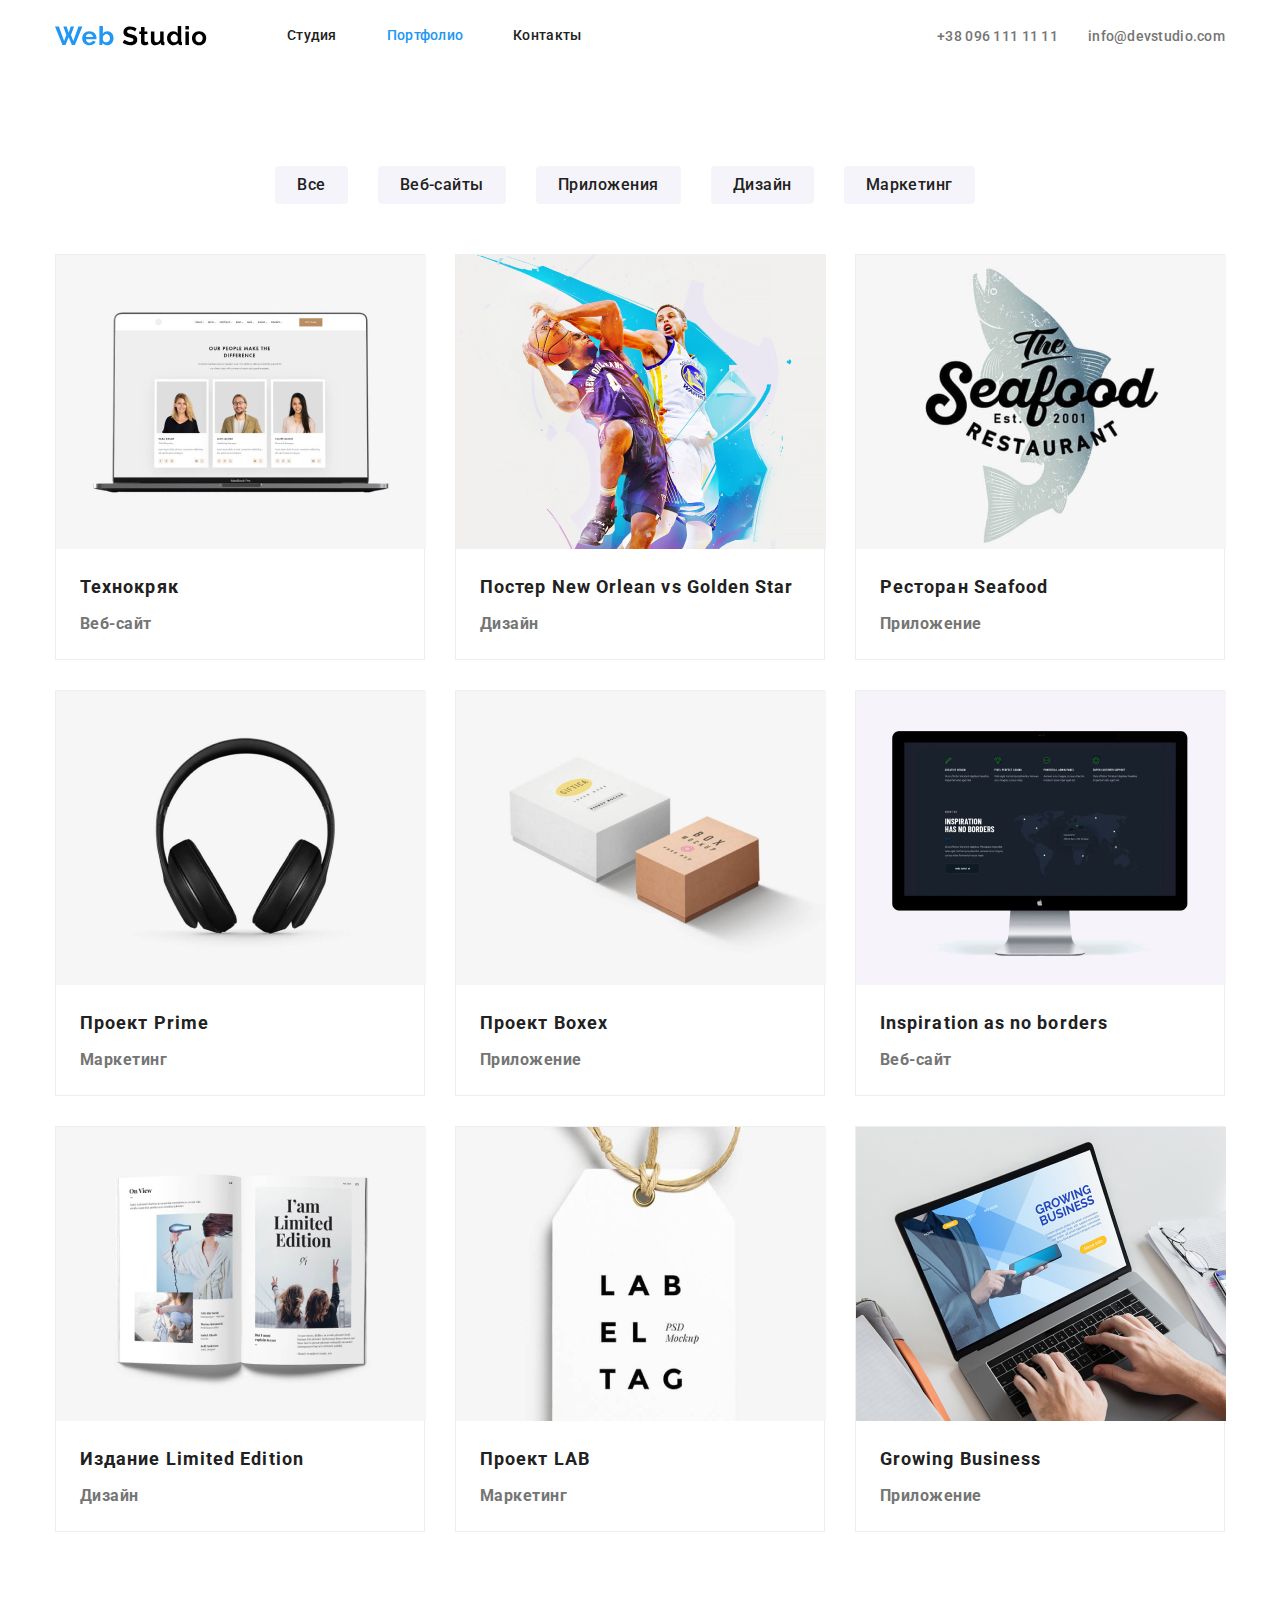
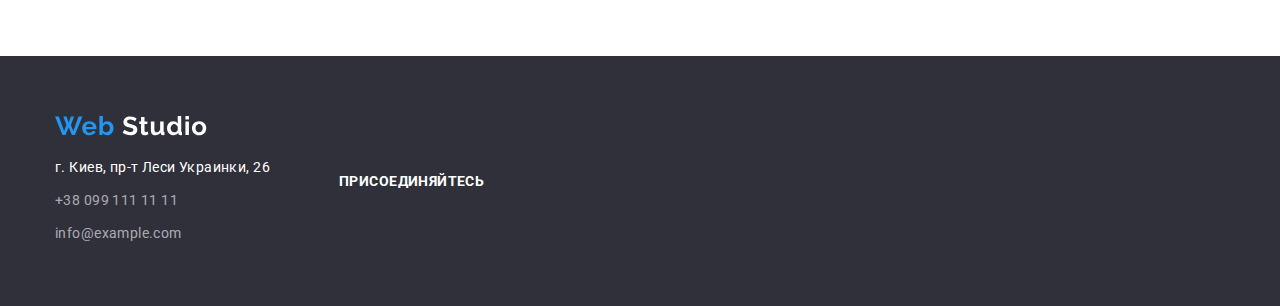
<file: portfolio.html>
<!DOCTYPE html>
<html lang="ru">
  <head>
    <meta charset="UTF-8" />
    <meta name="viewport" content="width=device-width, initial-scale=1.0" />
    <link
      href="https://fonts.googleapis.com/css2?family=Raleway:wght@700&family=Roboto:wght@500;700&display=swap"
      rel="stylesheet"
    />
    <link rel="stylesheet" href =./css/normalize.css />
    <link rel="stylesheet" href="./css/style.css" />
    <title>Document</title>
  </head>
  <body>
    <header class="page-header">
      <div class="container flexbox">
        <nav class="navigation">
          <a href="./" class="logo"
            ><img src="./images/logo/logo.svg" alt="Логотип"
          /></a>

          <ul class="list menu-list">
            <li class="list-item">
              <a href="./index.html" class="link-item">Студия</a>
            </li>
            <li class="list-item">
              <a href="./portfolio.html" class="link-item active">Портфолио</a>
            </li>
            <li class="list-item">
              <a href="#" class="link-item">Контакты</a>
            </li>
          </ul>
        </nav>

        <a href="tel:+380961111111" class="contacts">+38 096 111 11 11</a>
        <a href="mailto:info@devstudio.com" class="contacts"
          >info@devstudio.com</a
        >
      </div>
    </header>
    <main>
      <section class="section-container">
        <div class="container">
          <h1 class="port-title" hidden>Обзор вкладок</h1>
          <ul class="list btn-menu">
            <li class="btn-item">
              <button class="btn" type="button">Все</button>
            </li>
            <li class="btn-item">
              <button class="btn" type="button">Веб-сайты</button>
            </li>
            <li class="btn-item">
              <button class="btn" type="button">Приложения</button>
            </li>
            <li class="btn-item">
              <button class="btn" type="button">Дизайн</button>
            </li>
            <li class="btn-item">
              <button class="btn" type="button">Маркетинг</button>
            </li>
          </ul>
        </div>
        <div class="container">
          <ul class="list list-work">
            <li class="item-portfolio">
              <a href="#" class="port-title"
                ><img
                  src="./images/links/notebook.jpg"
                  alt="Технокряк"
                  width="370"
                  class="d-block"
                />
                <p hidden class="p-description">
                  Технокряк это современная <br />
                  площадка распространения <br />
                  коронавируса. Компании <br />
                  используют эту платформу для <br />
                  цифрового шпионажа и атак на <br />
                  защищенные сервера конкурентов.
                </p>

                <h2 class="port-title">Технокряк</h2>
                <p class="p-sections">Веб-сайт</p>
              </a>
            </li>

            <li class="item-portfolio">
              <a href="#" class="port-title">
                <img
                  class="d-block"
                  src="./images/links/poster.jpg"
                  alt="Постер New Orlean"
                  width="370"
                />
                <p hidden class="p-description">
                  Технокряк это современная <br />
                  площадка распространения <br />
                  коронавируса. Компании <br />
                  используют эту платформу для <br />
                  цифрового шпионажа и атак на <br />
                  защищенные сервера конкурентов.
                </p>

                <h2 class="port-title">Постер New Orlean vs Golden Star</h2>
                <p class="p-sections">Дизайн</p>
              </a>
            </li>

            <li class="item-portfolio">
              <a href="#" class="port-title">
                <img
                  class="d-block"
                  src="./images/links/seafood.jpg"
                  alt="Ресторан Seafood"
                  width="370"
                />
                <p hidden class="p-description">
                  Технокряк это современная <br />
                  площадка распространения <br />
                  коронавируса. Компании <br />
                  используют эту платформу для <br />
                  цифрового шпионажа и атак на <br />
                  защищенные сервера конкурентов.
                </p>

                <h2 class="port-title">Ресторан Seafood</h2>
                <p class="p-sections">Приложение</p>
              </a>
            </li>

            <li class="item-portfolio">
              <a href="#" class="port-title">
                <img
                  class="d-block"
                  src="./images/links/headphone.jpg"
                  alt="Проект Prime"
                  width="370"
                />
                <p hidden class="p-description">
                  Технокряк это современная <br />
                  площадка распространения <br />
                  коронавируса. Компании <br />
                  используют эту платформу для <br />
                  цифрового шпионажа и атак на <br />
                  защищенные сервера конкурентов.
                </p>

                <h3 class="port-title">Проект Prime</h3>
                <p class="p-sections">Маркетинг</p>
              </a>
            </li>

            <li class="item-portfolio">
              <a href="#" class="port-title">
                <img
                  class="d-block"
                  src="./images/links/boxes.jpg"
                  alt="Проект Boxex"
                  width="370"
                />
                <p hidden class="p-description">
                  Технокряк это современная <br />
                  площадка распространения <br />
                  коронавируса. Компании <br />
                  используют эту платформу для <br />
                  цифрового шпионажа и атак на <br />
                  защищенные сервера конкурентов.
                </p>

                <h2 class="port-title">Проект Boxex</h2>
                <p class="p-sections">Приложение</p>
              </a>
            </li>
            <li class="item-portfolio">
              <a href="#" class="port-title">
                <img
                  class="d-block"
                  src="./images/links/screen.jpg"
                  alt="Inspiration as no borders"
                  width="370"
                />
                <p hidden class="p-description">
                  Технокряк это современная <br />
                  площадка распространения <br />
                  коронавируса. Компании <br />
                  используют эту платформу для <br />
                  цифрового шпионажа и атак на <br />
                  защищенные сервера конкурентов.
                </p>
                <h2 class="port-title">Inspiration as no borders</h2>
                <p class="p-sections">Веб-сайт</p>
              </a>
            </li>
            <li class="item-portfolio">
              <a href="#" class="port-title">
                <img
                  class="d-block"
                  src="./images/links/book.jpg"
                  alt="Издание Limited Edition"
                  width="370"
                />
                <p hidden class="p-description">
                  Технокряк это современная <br />
                  площадка распространения <br />
                  коронавируса. Компании <br />
                  используют эту платформу для <br />
                  цифрового шпионажа и атак на <br />
                  защищенные сервера конкурентов.
                </p>

                <h2 class="port-title">Издание Limited Edition</h2>
                <p class="p-sections">Дизайн</p>
              </a>
            </li>
            <li class="item-portfolio">
              <a href="#" class="port-title">
                <img
                  class="d-block"
                  src="./images/links/imglabeltag.jpg"
                  alt="Проект LAB"
                  width="370"
                />
                <p hidden class="p-description">
                  Технокряк это современная <br />
                  площадка распространения <br />
                  коронавируса. Компании <br />
                  используют эту платформу для <br />
                  цифрового шпионажа и атак на <br />
                  защищенные сервера конкурентов.
                </p>

                <h2 class="port-title">Проект LAB</h2>
                <p class="p-sections">Маркетинг</p>
              </a>
            </li>
            <li class="item-portfolio">
              <a href="#" class="port-title">
                <img
                  class="d-block"
                  src="./images/links/imglaptop.jpg"
                  alt="Growing Business"
                  width="370"
                />
                <p hidden class="p-description">
                  Технокряк это современная <br />
                  площадка распространения <br />
                  коронавируса. Компании <br />
                  используют эту платформу для <br />
                  цифрового шпионажа и атак на <br />
                  защищенные сервера конкурентов.
                </p>

                <h2 class="port-title" lang="en">Growing Business</h2>
                <p class="p-sections">Приложение</p>
              </a>
            </li>
          </ul>
        </div>
      </section>
    </main>
    <footer class="foot-color">
      <div class="container flexbox">
        <section>
          <div class="foot-nav">
            <h2 class="section-title" hidden>Контакты</h2>
            <a href="./" class=""
              ><img src="./images/logo/logo-footer.svg" alt="Логотип"
            /></a>
            <address class="logo-foot">
              <ul class="list address-list">
                <li class="address-item">
                  <a
                    href="https://goo.gl/maps/zqUBnES2cwS98cau7"
                    target="_blank"
                    rel="noopener noreferrer"
                    class="map-color"
                    >г. Киев, пр-т Леси Украинки, 26</a
                  >
                </li>
                <li class="address-item">
                  <a href="tel:+380991111111" class="contact-color"
                    >+38 099 111 11 11</a
                  >
                </li>
                <li class="address-item">
                  <a href="mailto:info@example.com" class="contact-color"
                    >info@example.com</a
                  >
                </li>
              </ul>
            </address>
          </div>
        </section>
        <div>
          <p class="join">Присоединяйтесь</p>
          <ul class="list">
            <li>
              <a
                href="#"
                target="_blank"
                rel="noopener noreferrer"
                aria-label="ссылка на Инстаграм"
              ></a>
            </li>
            <li>
              <a
                href="#"
                target="_blank"
                rel="noopener noreferrer"
                aria-label="ссылка на Твиттер"
              ></a>
            </li>
            <li>
              <a
                href="#"
                target="_blank"
                rel="noopener noreferrer"
                aria-label="ссылка на Фейсбук"
              ></a>
            </li>
            <li>
              <a
                href="#"
                target="_blank"
                rel="noopener noreferrer"
                aria-label="ссылка на Линкедин"
              ></a>
            </li>
          </ul>
        </div>
      </div>
    </footer>
  </body>
</html>
</file>
<file: css/style.css>
:root {
  --hover-color: #2196f3;
  --general-color: #757575;
  --dark-color: #212121;
  --white-color: #ffffff;
  --bg-btn-color: #f5f4fa;
}

* {
  box-sizing: border-box;
}

.container {
  width: 1200px;
  padding-left: 15px;
  padding-right: 15px;
  margin-left: auto;
  margin-right: auto;
}

body {
  font-family: "Roboto", sans-serif;

  font-size: 14px;
  line-height: 1.714;
  letter-spacing: 0.03em;
  color: var(--general-color);
}

.flexbox {
  display: flex;
  justify-content: flex-start;
  align-items: center;
}

.list {
  list-style: none;
  padding: 0;
  margin: 0;
}

.page-header {
  padding: 24px 0 25px 0;
}

.navigation {
  display: flex;

  align-items: center;
  margin-right: auto;
}

.logo {
  margin-right: 80px;
}

.menu-list {
  display: flex;
}

.list-item {
  margin-right: 50px;
}

.list-item:last-child {
  margin-right: 0;
}

.link-item,
.contacts {
  font-weight: 500;
  font-size: 14px;
  line-height: 1.142;
  letter-spacing: 0.02em;
  color: var(--dark-color);
  text-decoration: none;
}

.link-item:hover,
.link-item:focus,
.contacts:hover,
.contacts:focus {
  color: var(--hover-color);
}

.active {
  color: var(--hover-color);
}

.contacts {
  color: var(--general-color);
}

.contacts:not(:last-child) {
  margin-right: 30px;
}

.page-title {
  font-weight: 900;
  font-size: 44px;
  line-height: 1.36;
  text-align: center;
  letter-spacing: 0.06em;
  text-transform: uppercase;

  color: var(--white-color);
}

.hero {
  background: rgba(47, 48, 58, 0.8);
}

h1,
h2,
h3,
h4 {
  margin: 0;
  padding: 0;
}

.btn-menu {
  display: flex;
  justify-content: center;
}
.btn-item {
  padding-top: 93px;
  padding-bottom: 50px;
  margin-right: 30px;
}

.btn:last-child {
  margin-right: 0;
}

.btn {
  font-weight: 500;
  font-size: 16px;
  line-height: 1.625;
  text-align: center;
  letter-spacing: 0.03em;
  color: var(--dark-color);
  text-decoration: none;
  border-radius: 4px;
  background-color: var(--bg-btn-color);
  border: none;
  padding: 6px 22px;
}

.btn:hover,
.btn:focus {
  color: var(--white-color);
  background: var(--hover-color);
  border-radius: 4px;
}

.size-btn {
  display: flex;
  margin-top: 30px;
  align-items: center;
  justify-content: center;
}

.link-btn {
  font-weight: 700;
  font-size: 16px;
  line-height: 1.875;

  text-align: center;

  letter-spacing: 0.06em;
  text-decoration: none;
  color: var(--white-color);
  padding: 10px 32px;
  border-radius: 4px;
  background: var(--hover-color);
}

.list-work {
  display: flex;
  flex-wrap: wrap;
}

.section-padding {
  padding-top: 94px;
  padding-bottom: 94px;
}

.pad {
  padding-top: 94px;
  /* padding-bottom: 94px;*/
}

.desc-of-work-item {
  /*flex-direction: column;*/
  width: calc((100% - 90px) / 4);
}

.desc-of-work-item:not(:last-child) {
  margin-right: 30px;
}

.list-what-we-do {
  width: calc((100% - 60px) / 3);
  margin-right: 30px;
}
.list-what-we-do:nth-child(3n) {
  margin: 0;
}

.port-title {
  font-weight: bold;
  font-size: 18px;
  line-height: 2;
  letter-spacing: 0.06em;
  color: var(--dark-color);
  text-decoration: none;
  padding-left: 24px;
  padding-top: 20px;
}

.p-description {
  font-size: 18px;
  line-height: 1.555;
  letter-spacing: 0.03em;
  color: var(--white-color);
  background: var(--hover-color);
}
.our-team-color {
  background: #f5f4fa;
}

.section-title {
  font-weight: 700;
  font-size: 36px;
  line-height: 1.167;
  text-align: center;
  letter-spacing: 0.03em;

  color: var(--dark-color);
  margin-bottom: 50px;
}
.item-team-list {
  background: var(--white-color);
  width: calc((100% - 90px) / 4);
  margin-right: 30px;
}

.item-team-list:nth-child(4n) {
  margin-right: 0;
}
.item-team-list > p {
  padding: 0;
  margin: 0;
  padding-bottom: 24px;
  display: flex;
  justify-content: center;
}

.icon-title,
.img-title,
.join {
  font-weight: 700;
  font-size: 14px;
  line-height: 1.142;
  letter-spacing: 0.03em;
  text-transform: uppercase;
  color: var(--dark-color);
}
.icon-p {
  font-size: 14px;
  line-height: 1.71;
  letter-spacing: 0.03em;
}

.img-title {
  text-align: center;
  background: rgba(47, 48, 58, 0.8);
  color: var(--white-color);
  padding-top: 27px;
  padding-bottom: 27px;
}

.title-h3,
.signature {
  font-size: 16px;
  line-height: 1.1875;
  text-align: center;
  letter-spacing: 0.03em;
}
.p-sections {
  font-size: 16px;
  line-height: 1.875;
  letter-spacing: 0.03em;
  padding-left: 24px;
  color: var(--general-color);
  padding-top: 4px;
  margin: 0;
  padding-bottom: 20px;
}

.title-h3 {
  color: var(--dark-color);
  font-weight: 500;
  padding-top: 30px;
  padding-bottom: 10px;
}

.foot-nav {
  padding-top: 60px;
  padding-bottom: 60px;
  margin-right: 69px;
}

.foot-color {
  background: #2f303a;
}

.logo-foot {
  margin-top: 20px;
}
.address-item {
  margin-bottom: 9px;
}
.address-item:last-child {
  margin-bottom: 0;
}

.contact-color {
  color: rgba(255, 255, 255, 0.6);
  font-style: normal;
  text-decoration: none;
}
.map-color {
  color: var(--white-color);
  font-style: normal;
  text-decoration: none;
}

.join {
  color: var(--white-color);
}

.section-container {
  padding-bottom: 94px;
}

.item-portfolio {
  display: flex;
  width: calc((100% - 60px) / 3);
  margin-right: 30px;
  border: solid 1px #eeeeee;
  margin-bottom: 30px;
}

.item-portfolio > a {
  margin: 0;
  padding: 0;
}
.item-portfolio:nth-child(3n) {
  margin-right: 0;
}

/*.d-block {
  display: block;
}*/

img {
  display: block;
}
</file>
